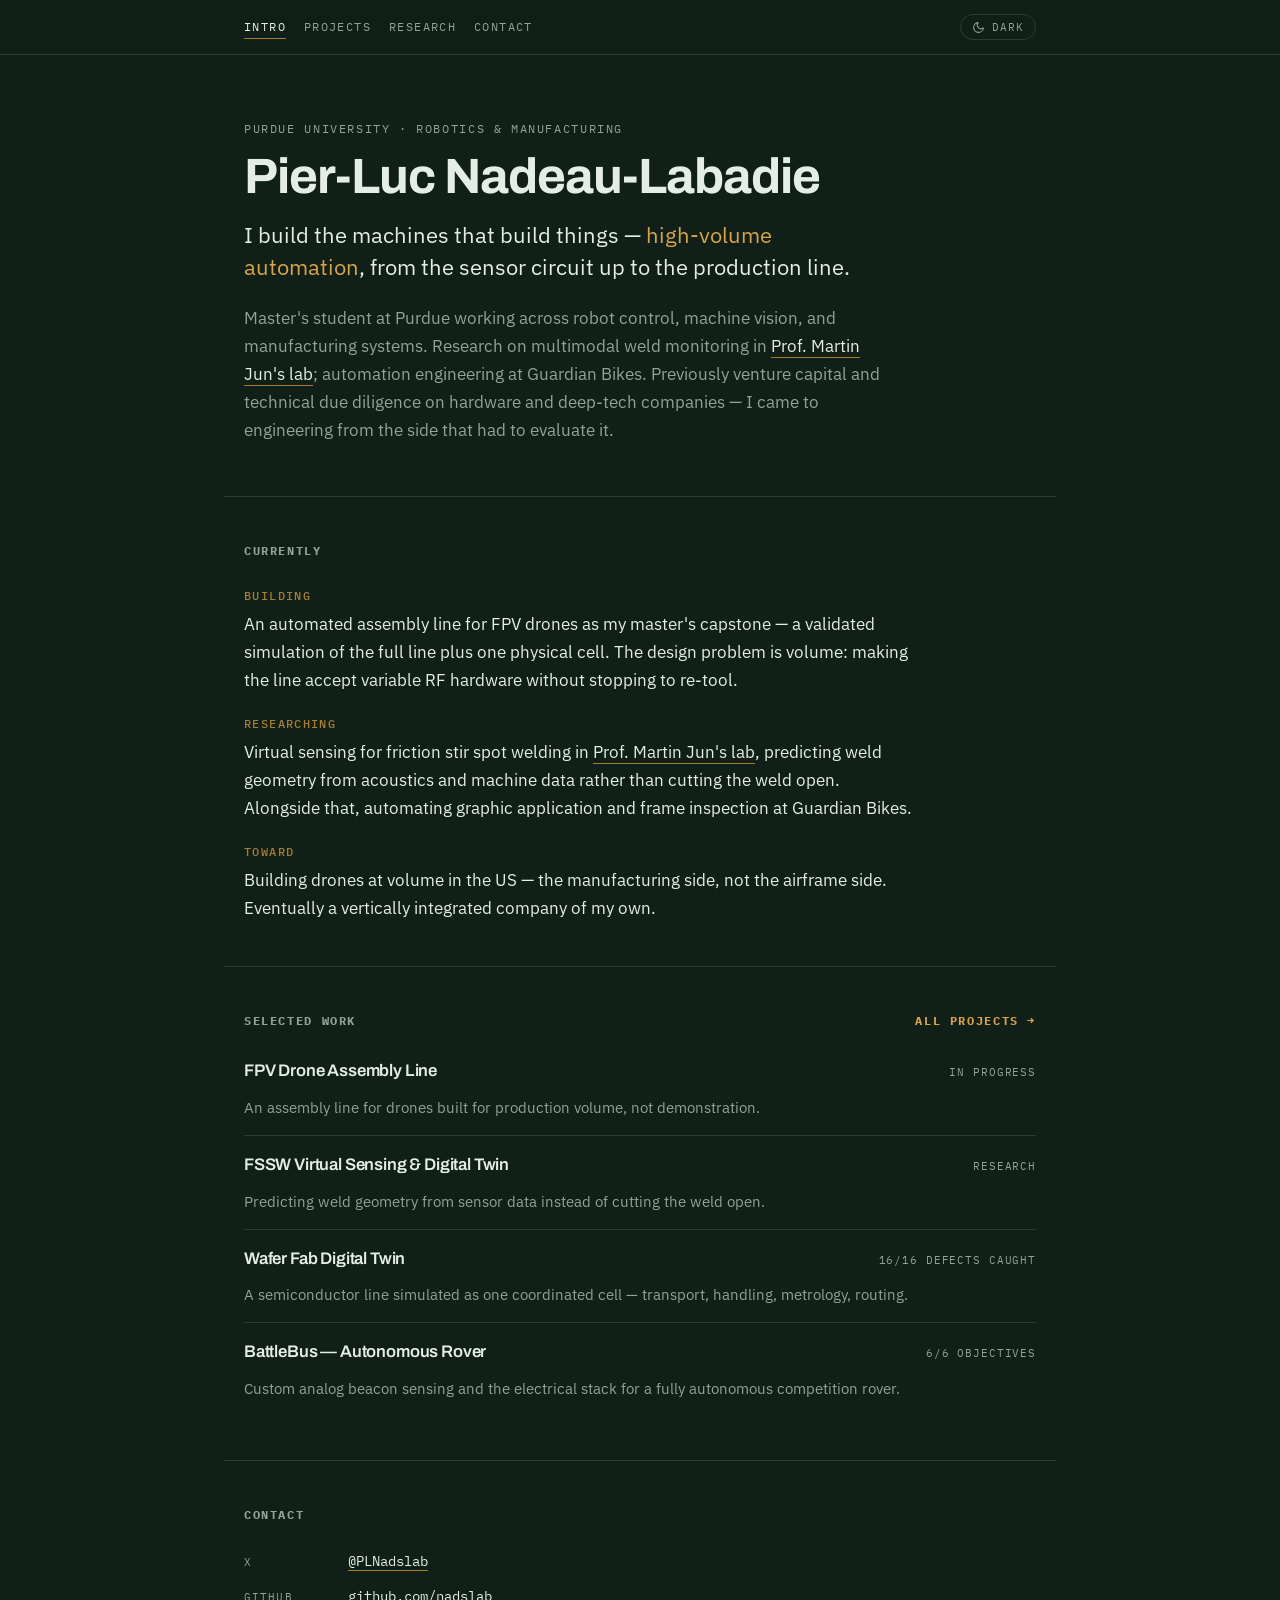
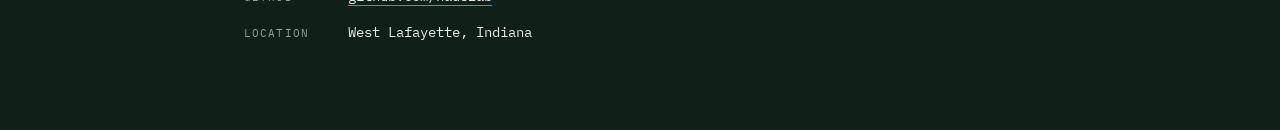
<file: index.html>
<!doctype html>
<html lang="en">
<head>
<meta charset="utf-8">
<meta name="viewport" content="width=device-width, initial-scale=1, viewport-fit=cover">
<title>Pier-Luc Nadeau-Labadie</title>
<meta name="description" content="Robotics and manufacturing engineer at Purdue. High-volume automation, robot control, machine vision, and manufacturing systems.">
<link rel="preconnect" href="https://fonts.googleapis.com">
<link rel="preconnect" href="https://fonts.gstatic.com" crossorigin>
<link rel="stylesheet" href="https://fonts.googleapis.com/css2?family=Archivo:wght@600;700&family=IBM+Plex+Mono:wght@400;500&family=IBM+Plex+Sans:wght@400;500&display=swap">
<link rel="stylesheet" href="assets/style.css">
<script src="assets/theme.js"></script>
</head>
<body>

<header class="topbar">
  <div class="wrap">
    <nav class="navlinks">
      <a href="index.html" aria-current="page">Intro</a>
      <a href="projects/index.html">Projects</a>
      <a href="research/index.html">Research</a>
      <a href="#contact">Contact</a>
    </nav>
    <button class="toggle" id="themeToggle" type="button" aria-label="Switch colour theme">
      <svg class="ico-moon" viewBox="0 0 24 24" fill="none" stroke="currentColor" stroke-width="2" stroke-linecap="round" stroke-linejoin="round" aria-hidden="true"><path d="M21 12.79A9 9 0 1 1 11.21 3 7 7 0 0 0 21 12.79z"></path></svg>
      <svg class="ico-sun" viewBox="0 0 24 24" fill="none" stroke="currentColor" stroke-width="2" stroke-linecap="round" stroke-linejoin="round" aria-hidden="true"><circle cx="12" cy="12" r="4"></circle><path d="M12 2v2M12 20v2M4.93 4.93l1.41 1.41M17.66 17.66l1.41 1.41M2 12h2M20 12h2M6.34 17.66l-1.41 1.41M19.07 4.93l-1.41 1.41"></path></svg>
      <span id="themeLabel">Dark</span>
    </button>
  </div>
</header>

<main id="top">

  <!-- ============================================================
       EDIT: HERO
       .thesis = the one big line. Wrap words in <em>…</em> for amber.
       .lede   = the supporting paragraph underneath.
       ============================================================ -->
  <div class="wrap hero">
    <div class="heroTop">
      <div class="heroText">
        <p class="eyebrow">Purdue University · Robotics &amp; Manufacturing</p>
        <h1>Pier-Luc Nadeau-Labadie</h1>
        <p class="thesis">I build the machines that build things — <em>high-volume automation</em>, from the sensor circuit up to the production line.</p>
        <p class="lede">Master's student at Purdue working across robot control, machine vision, and manufacturing systems. Research on multimodal weld monitoring in <a href="https://engineering.purdue.edu/MMRL" target="_blank" rel="noopener">Prof. Martin Jun's lab</a>; automation engineering at Guardian Bikes. Previously venture capital and technical due diligence on hardware and deep-tech companies — I came to engineering from the side that had to evaluate it.</p>
      </div>
    </div>
  </div>

  <!-- ============================================================
       EDIT: CURRENTLY — one <p> per block, <strong> is the label
       ============================================================ -->
  <section class="wrap" id="currently">
    <h2 class="sectionHead">Currently</h2>
    <div class="now">
      <p><strong>Building</strong>An automated assembly line for FPV drones as my master's capstone — a validated simulation of the full line plus one physical cell. The design problem is volume: making the line accept variable RF hardware without stopping to re-tool.</p>
      <p><strong>Researching</strong>Virtual sensing for friction stir spot welding in <a href="https://engineering.purdue.edu/MMRL" target="_blank" rel="noopener">Prof. Martin Jun's lab</a>, predicting weld geometry from acoustics and machine data rather than cutting the weld open. Alongside that, automating graphic application and frame inspection at Guardian Bikes.</p>
      <p><strong>Toward</strong>Building drones at volume in the US — the manufacturing side, not the airframe side. Eventually a vertically integrated company of my own.</p>
    </div>
  </section>

  <!-- ============================================================
       EDIT: WORK TEASER
       Short list only. Full write-ups live on projects/index.html.
       ============================================================ -->
  <section class="wrap" id="work">
    <h2 class="sectionHead">Selected Work <a class="more" href="projects/index.html">All projects →</a></h2>
    <div class="teaser">

      <a class="teaserRow" href="projects/index.html#drone-line">
        <span class="teaserName">FPV Drone Assembly Line</span>
        <span class="teaserMeta">In progress</span>
        <p class="teaserLine">An assembly line for drones built for production volume, not demonstration.</p>
      </a>

      <a class="teaserRow" href="projects/index.html#fssw">
        <span class="teaserName">FSSW Virtual Sensing &amp; Digital Twin</span>
        <span class="teaserMeta">Research</span>
        <p class="teaserLine">Predicting weld geometry from sensor data instead of cutting the weld open.</p>
      </a>

      <a class="teaserRow" href="projects/index.html#wafer-fab">
        <span class="teaserName">Wafer Fab Digital Twin</span>
        <span class="teaserMeta">16/16 defects caught</span>
        <p class="teaserLine">A semiconductor line simulated as one coordinated cell — transport, handling, metrology, routing.</p>
      </a>

      <a class="teaserRow" href="projects/index.html#battlebus">
        <span class="teaserName">BattleBus — Autonomous Rover</span>
        <span class="teaserMeta">6/6 objectives</span>
        <p class="teaserLine">Custom analog beacon sensing and the electrical stack for a fully autonomous competition rover.</p>
      </a>

    </div>
  </section>

  <!-- EDIT: CONTACT — this footer block is repeated on every page -->
  <footer class="wrap" id="contact">
    <h2 class="sectionHead">Contact</h2>
    <dl class="contact">
      <div class="contactRow">
        <dt>X</dt>
        <dd><a href="https://x.com/PLNadslab" target="_blank" rel="noopener">@PLNadslab</a></dd>
      </div>
      <div class="contactRow">
        <dt>GitHub</dt>
        <dd><a href="https://github.com/nadslab" target="_blank" rel="noopener">github.com/nadslab</a></dd>
      </div>
      <div class="contactRow">
        <dt>Location</dt>
        <dd>West Lafayette, Indiana</dd>
      </div>
    </dl>
  </footer>

</main>

</body>
</html>
</file>
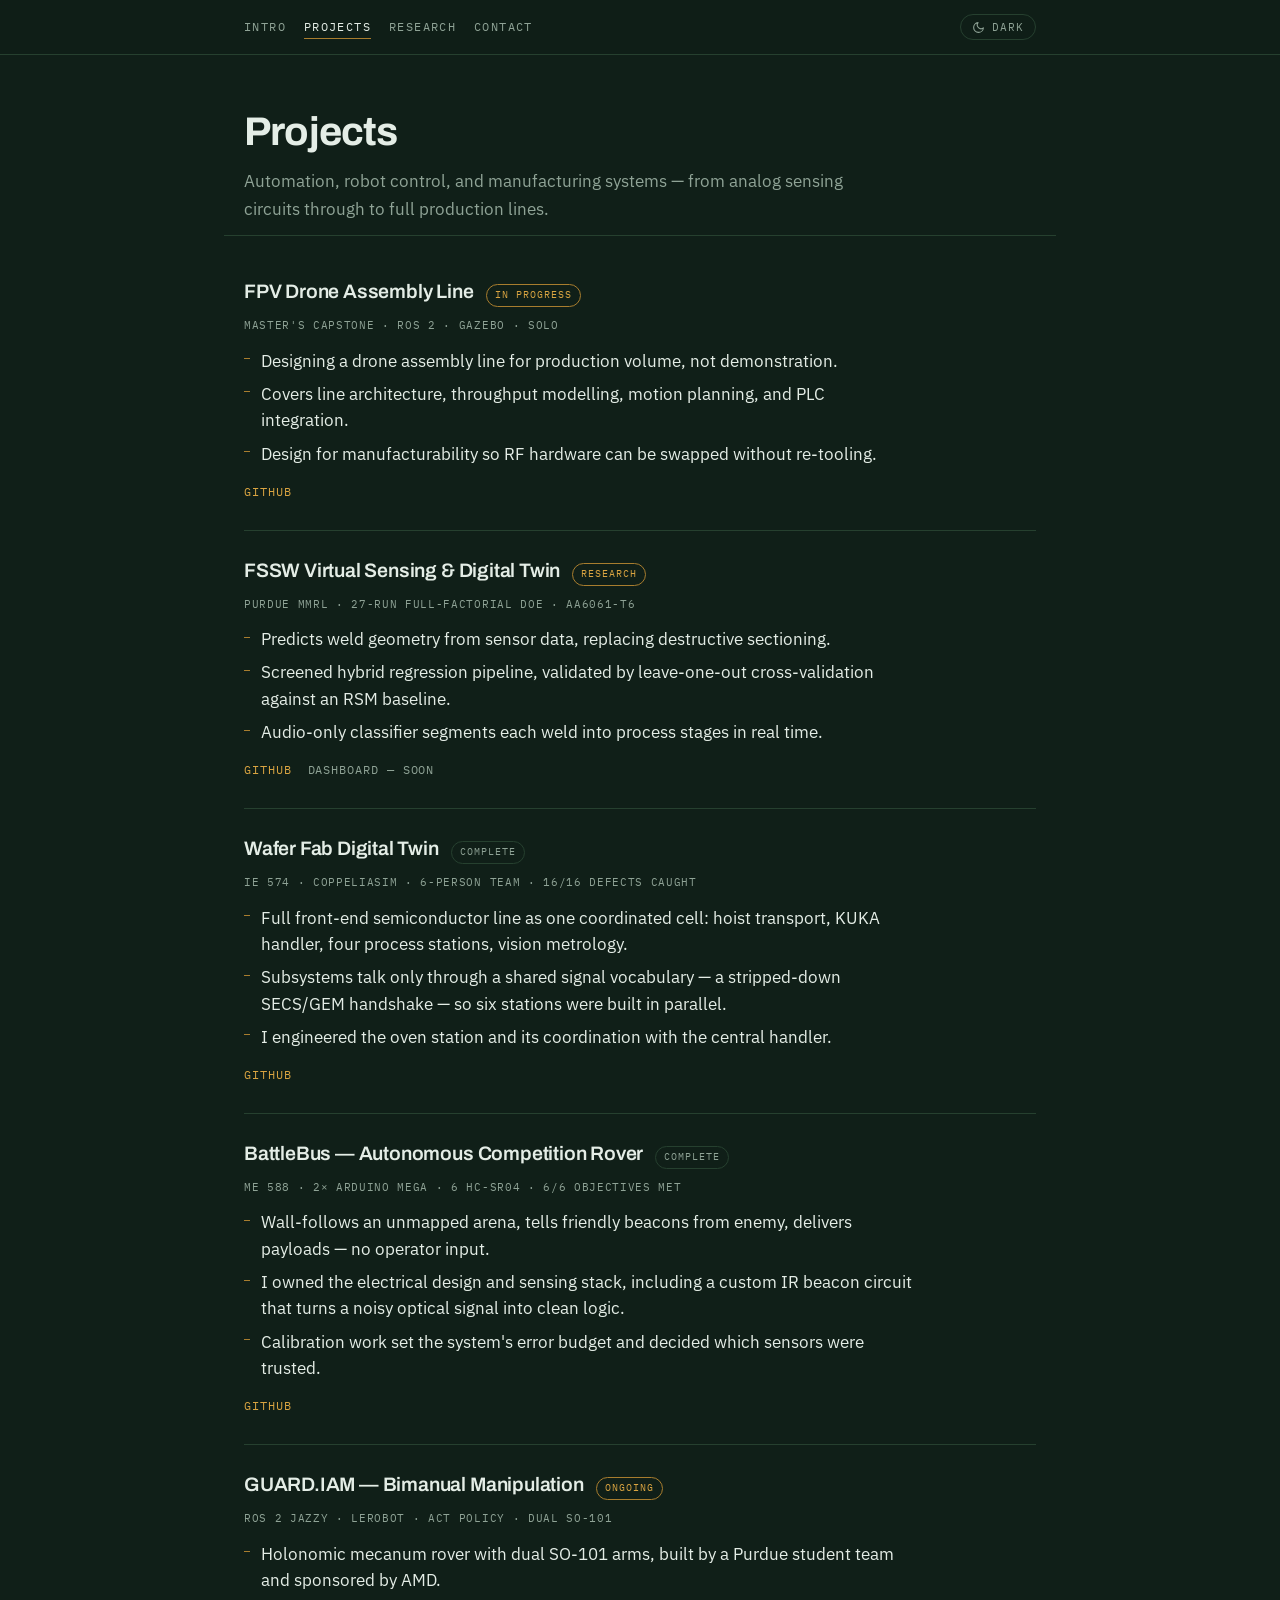
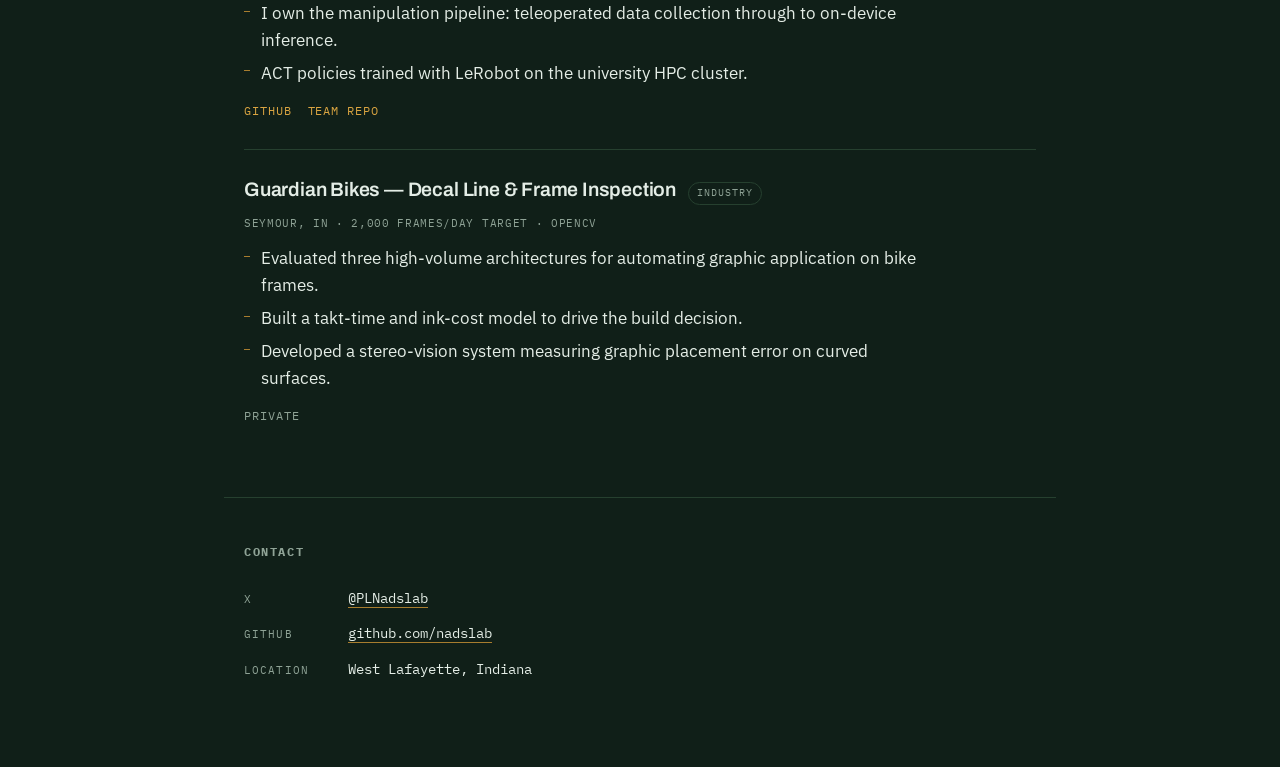
<file: projects/index.html>
<!doctype html>
<html lang="en">
<head>
<meta charset="utf-8">
<meta name="viewport" content="width=device-width, initial-scale=1, viewport-fit=cover">
<title>Projects — Pier-Luc Nadeau-Labadie</title>
<meta name="description" content="Robotics and manufacturing projects: drone assembly line automation, weld virtual sensing, wafer fab digital twin, autonomous rover, bimanual manipulation.">
<link rel="preconnect" href="https://fonts.googleapis.com">
<link rel="preconnect" href="https://fonts.gstatic.com" crossorigin>
<link rel="stylesheet" href="https://fonts.googleapis.com/css2?family=Archivo:wght@600;700&family=IBM+Plex+Mono:wght@400;500&family=IBM+Plex+Sans:wght@400;500&display=swap">
<link rel="stylesheet" href="../assets/style.css">
<script src="../assets/theme.js"></script>
</head>
<body>

<header class="topbar">
  <div class="wrap">
    <nav class="navlinks">
      <a href="../index.html">Intro</a>
      <a href="index.html" aria-current="page">Projects</a>
      <a href="../research/index.html">Research</a>
      <a href="#contact">Contact</a>
    </nav>
    <button class="toggle" id="themeToggle" type="button" aria-label="Switch colour theme">
      <svg class="ico-moon" viewBox="0 0 24 24" fill="none" stroke="currentColor" stroke-width="2" stroke-linecap="round" stroke-linejoin="round" aria-hidden="true"><path d="M21 12.79A9 9 0 1 1 11.21 3 7 7 0 0 0 21 12.79z"></path></svg>
      <svg class="ico-sun" viewBox="0 0 24 24" fill="none" stroke="currentColor" stroke-width="2" stroke-linecap="round" stroke-linejoin="round" aria-hidden="true"><circle cx="12" cy="12" r="4"></circle><path d="M12 2v2M12 20v2M4.93 4.93l1.41 1.41M17.66 17.66l1.41 1.41M2 12h2M20 12h2M6.34 17.66l-1.41 1.41M19.07 4.93l-1.41 1.41"></path></svg>
      <span id="themeLabel">Dark</span>
    </button>
  </div>
</header>

<main id="top">

  <div class="wrap pageHead">
    <h1>Projects</h1>
    <p class="standfirst">Automation, robot control, and manufacturing systems — from analog sensing circuits through to full production lines.</p>
  </div>

  <!-- ============================================================
       EDIT: PROJECTS
       One <article class="item"> per project. Inside each:
         id          = the anchor the home page links to
         h3          = project name
         .status     = the pill. Add class "quiet" for grey.
         .spec       = the mono stat strip
         .itemMedia  = optional gif/video, right after .spec, before bullets.
                       <img class="itemMedia" src="../assets/media/<slug>.gif" alt="…">
                       or for mp4/webm: <video class="itemMedia" src="…" autoplay loop muted playsinline></video>
                       Keep files under ~10MB, 800px wide. Uncomment the
                       placeholder below once a file exists at that path.
         .bullets    = max 3 <li>, one line each
         .links      = <a> for real links, <span> for "Private"
       ============================================================ -->
  <section class="wrap">
    <div class="work">

      <article class="item" id="drone-line">
        <div class="itemHead">
          <h3>FPV Drone Assembly Line</h3>
          <span class="status">In progress</span>
        </div>
        <p class="spec">MASTER'S CAPSTONE · ROS 2 · GAZEBO · SOLO</p>
        <!-- <img class="itemMedia" src="../assets/media/drone-line.gif" alt="Drone assembly line simulation running" loading="lazy"> -->
        <ul class="bullets">
          <li>Designing a drone assembly line for production volume, not demonstration.</li>
          <li>Covers line architecture, throughput modelling, motion planning, and PLC integration.</li>
          <li>Design for manufacturability so RF hardware can be swapped without re-tooling.</li>
        </ul>
        <div class="links">
          <a href="https://github.com/Nadslab/drone-assembly-line" target="_blank" rel="noopener">GitHub</a>
        </div>
      </article>

      <article class="item" id="fssw">
        <div class="itemHead">
          <h3>FSSW Virtual Sensing &amp; Digital Twin</h3>
          <span class="status">Research</span>
        </div>
        <p class="spec">PURDUE MMRL · 27-RUN FULL-FACTORIAL DOE · AA6061-T6</p>
        <!-- <img class="itemMedia" src="../assets/media/fssw.gif" alt="FSSW virtual sensing dashboard" loading="lazy"> -->
        <ul class="bullets">
          <li>Predicts weld geometry from sensor data, replacing destructive sectioning.</li>
          <li>Screened hybrid regression pipeline, validated by leave-one-out cross-validation against an RSM baseline.</li>
          <li>Audio-only classifier segments each weld into process stages in real time.</li>
        </ul>
        <div class="links">
          <a href="https://github.com/nadslab/fssw-model-digital-twin" target="_blank" rel="noopener">GitHub</a>
          <span>Dashboard — soon</span>
        </div>
      </article>

      <article class="item" id="wafer-fab">
        <div class="itemHead">
          <h3>Wafer Fab Digital Twin</h3>
          <span class="status quiet">Complete</span>
        </div>
        <p class="spec">IE 574 · COPPELIASIM · 6-PERSON TEAM · 16/16 DEFECTS CAUGHT</p>
        <!-- <img class="itemMedia" src="../assets/media/wafer-fab.gif" alt="Wafer fab digital twin line running in CoppeliaSim" loading="lazy"> -->
        <ul class="bullets">
          <li>Full front-end semiconductor line as one coordinated cell: hoist transport, KUKA handler, four process stations, vision metrology.</li>
          <li>Subsystems talk only through a shared signal vocabulary — a stripped-down SECS/GEM handshake — so six stations were built in parallel.</li>
          <li>I engineered the oven station and its coordination with the central handler.</li>
        </ul>
        <div class="links">
          <a href="https://github.com/nadslab/wafer-fab-digital-twin" target="_blank" rel="noopener">GitHub</a>
        </div>
      </article>

      <article class="item" id="battlebus">
        <div class="itemHead">
          <h3>BattleBus — Autonomous Competition Rover</h3>
          <span class="status quiet">Complete</span>
        </div>
        <p class="spec">ME 588 · 2× ARDUINO MEGA · 6 HC-SR04 · 6/6 OBJECTIVES MET</p>
        <!-- <img class="itemMedia" src="../assets/media/battlebus.gif" alt="BattleBus rover navigating the competition arena" loading="lazy"> -->
        <ul class="bullets">
          <li>Wall-follows an unmapped arena, tells friendly beacons from enemy, delivers payloads — no operator input.</li>
          <li>I owned the electrical design and sensing stack, including a custom IR beacon circuit that turns a noisy optical signal into clean logic.</li>
          <li>Calibration work set the system's error budget and decided which sensors were trusted.</li>
        </ul>
        <div class="links">
          <a href="https://github.com/nadslab/battlebus-autonomous-rover" target="_blank" rel="noopener">GitHub</a>
        </div>
      </article>

      <article class="item" id="guard-iam">
        <div class="itemHead">
          <h3>GUARD.IAM — Bimanual Manipulation</h3>
          <span class="status">Ongoing</span>
        </div>
        <p class="spec">ROS 2 JAZZY · LEROBOT · ACT POLICY · DUAL SO-101</p>
        <ul class="bullets">
          <li>Holonomic mecanum rover with dual SO-101 arms, built by a Purdue student team and sponsored by AMD.</li>
          <li>I own the manipulation pipeline: teleoperated data collection through to on-device inference.</li>
          <li>ACT policies trained with LeRobot on the university HPC cluster.</li>
        </ul>
        <div class="links">
          <a href="https://github.com/nadslab/guard-iam-manipulation" target="_blank" rel="noopener">GitHub</a>
          <a href="https://github.com/PhillippGery/GUARD.IAM_AutomousRover" target="_blank" rel="noopener">Team repo</a>
        </div>
      </article>

      <article class="item" id="guardian-bikes">
        <div class="itemHead">
          <h3>Guardian Bikes — Decal Line &amp; Frame Inspection</h3>
          <span class="status quiet">Industry</span>
        </div>
        <p class="spec">SEYMOUR, IN · 2,000 FRAMES/DAY TARGET · OPENCV</p>
        <ul class="bullets">
          <li>Evaluated three high-volume architectures for automating graphic application on bike frames.</li>
          <li>Built a takt-time and ink-cost model to drive the build decision.</li>
          <li>Developed a stereo-vision system measuring graphic placement error on curved surfaces.</li>
        </ul>
        <div class="links">
          <span>Private</span>
        </div>
      </article>

    </div>
  </section>

  <footer class="wrap" id="contact">
    <h2 class="sectionHead">Contact</h2>
    <dl class="contact">
      <div class="contactRow">
        <dt>X</dt>
        <dd><a href="https://x.com/PLNadslab" target="_blank" rel="noopener">@PLNadslab</a></dd>
      </div>
      <div class="contactRow">
        <dt>GitHub</dt>
        <dd><a href="https://github.com/nadslab" target="_blank" rel="noopener">github.com/nadslab</a></dd>
      </div>
      <div class="contactRow">
        <dt>Location</dt>
        <dd>West Lafayette, Indiana</dd>
      </div>
    </dl>
  </footer>

</main>

</body>
</html>
</file>
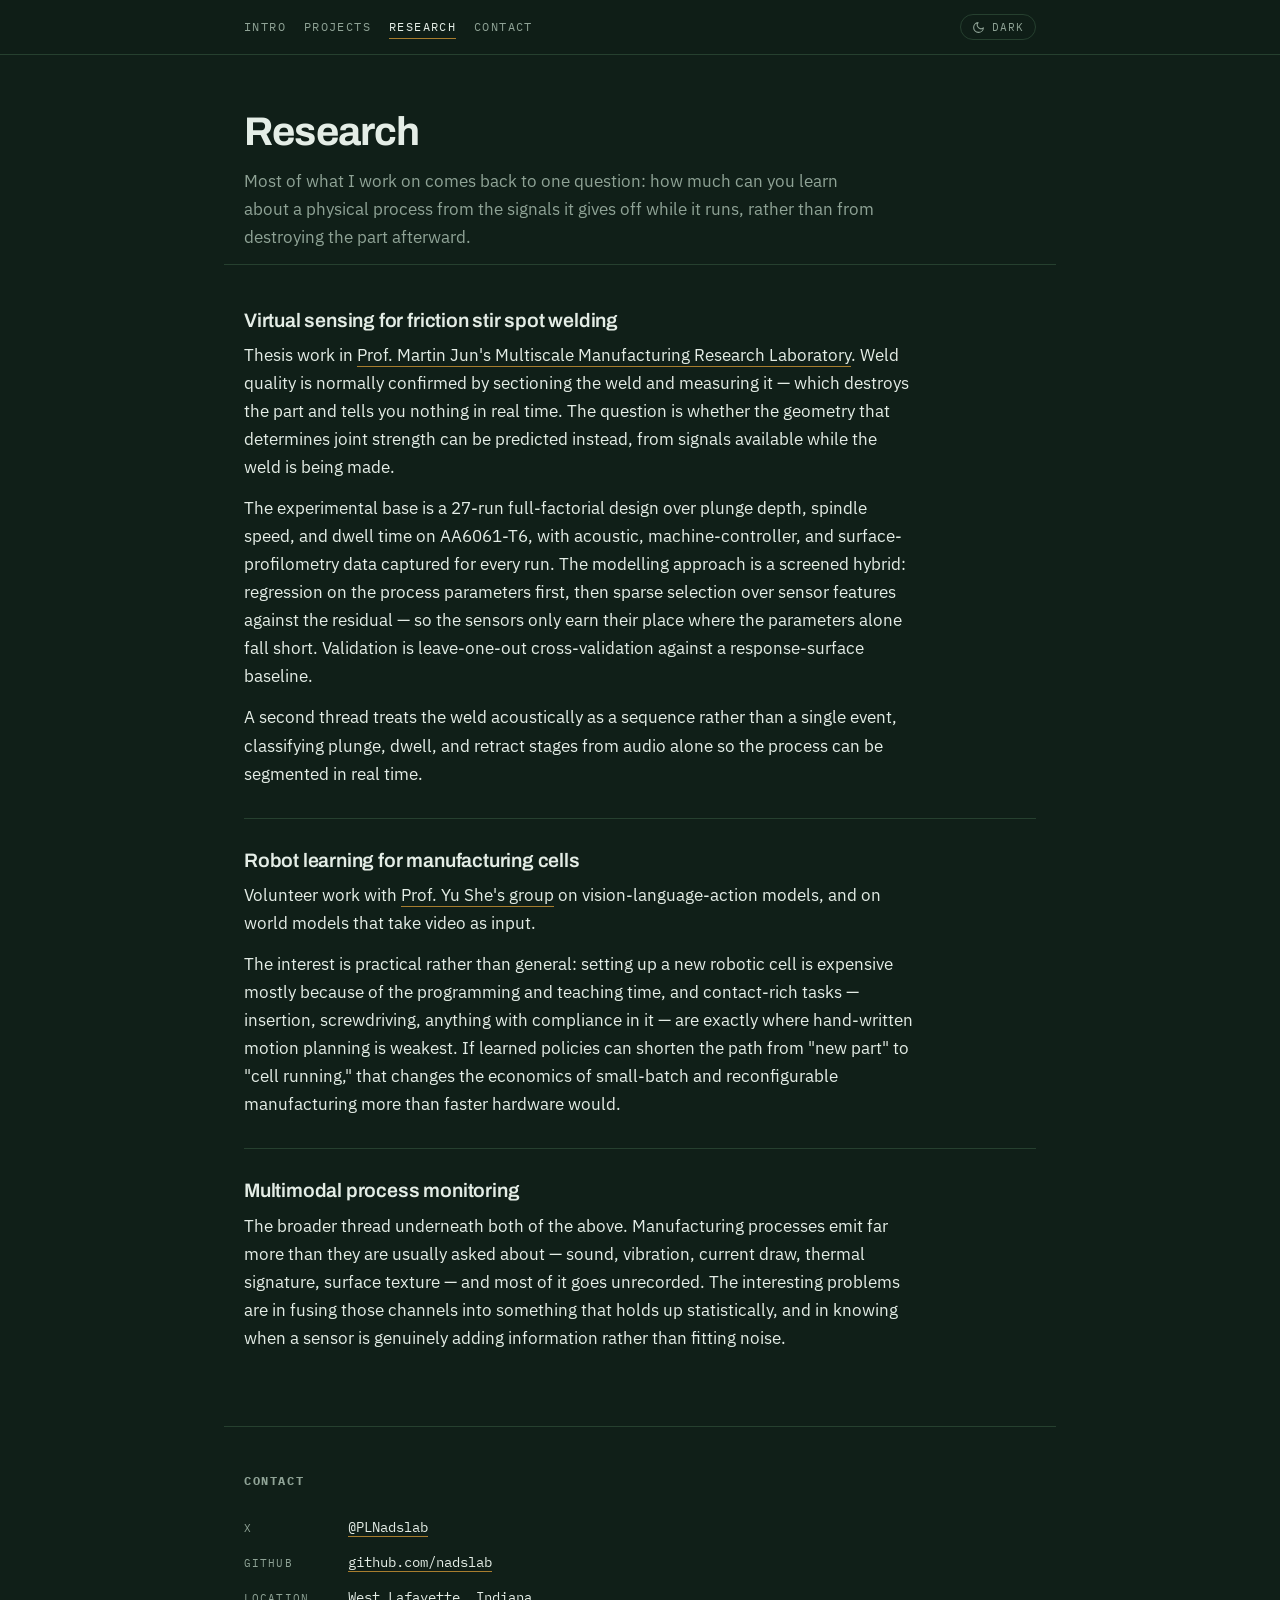
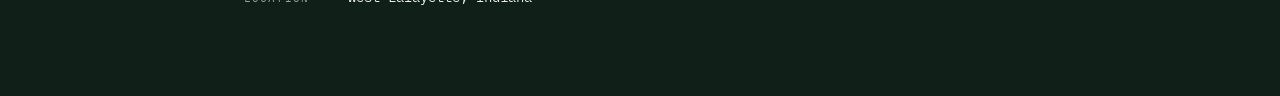
<file: research/index.html>
<!doctype html>
<html lang="en">
<head>
<meta charset="utf-8">
<meta name="viewport" content="width=device-width, initial-scale=1, viewport-fit=cover">
<title>Research — Pier-Luc Nadeau-Labadie</title>
<meta name="description" content="Research on multimodal process monitoring, virtual sensing for welding, and robot learning for manufacturing.">
<link rel="preconnect" href="https://fonts.googleapis.com">
<link rel="preconnect" href="https://fonts.gstatic.com" crossorigin>
<link rel="stylesheet" href="https://fonts.googleapis.com/css2?family=Archivo:wght@600;700&family=IBM+Plex+Mono:wght@400;500&family=IBM+Plex+Sans:wght@400;500&display=swap">
<link rel="stylesheet" href="../assets/style.css">
<script src="../assets/theme.js"></script>
</head>
<body>

<header class="topbar">
  <div class="wrap">
    <nav class="navlinks">
      <a href="../index.html">Intro</a>
      <a href="../projects/index.html">Projects</a>
      <a href="index.html" aria-current="page">Research</a>
      <a href="#contact">Contact</a>
    </nav>
    <button class="toggle" id="themeToggle" type="button" aria-label="Switch colour theme">
      <svg class="ico-moon" viewBox="0 0 24 24" fill="none" stroke="currentColor" stroke-width="2" stroke-linecap="round" stroke-linejoin="round" aria-hidden="true"><path d="M21 12.79A9 9 0 1 1 11.21 3 7 7 0 0 0 21 12.79z"></path></svg>
      <svg class="ico-sun" viewBox="0 0 24 24" fill="none" stroke="currentColor" stroke-width="2" stroke-linecap="round" stroke-linejoin="round" aria-hidden="true"><circle cx="12" cy="12" r="4"></circle><path d="M12 2v2M12 20v2M4.93 4.93l1.41 1.41M17.66 17.66l1.41 1.41M2 12h2M20 12h2M6.34 17.66l-1.41 1.41M19.07 4.93l-1.41 1.41"></path></svg>
      <span id="themeLabel">Dark</span>
    </button>
  </div>
</header>

<main id="top">

  <div class="wrap pageHead">
    <h1>Research</h1>
    <p class="standfirst">Most of what I work on comes back to one question: how much can you learn about a physical process from the signals it gives off while it runs, rather than from destroying the part afterward.</p>
  </div>

  <!-- ============================================================
       EDIT: RESEARCH ENTRIES
       One <article class="entry"> per thread. Plain paragraphs —
       this page is meant to be read, not scanned.
       ============================================================ -->
  <section class="wrap">

    <article class="entry">
      <h3>Virtual sensing for friction stir spot welding</h3>
      <p>Thesis work in <a href="https://engineering.purdue.edu/MMRL" target="_blank" rel="noopener">Prof. Martin Jun's Multiscale Manufacturing Research Laboratory</a>. Weld quality is normally confirmed by sectioning the weld and measuring it — which destroys the part and tells you nothing in real time. The question is whether the geometry that determines joint strength can be predicted instead, from signals available while the weld is being made.</p>
      <p>The experimental base is a 27-run full-factorial design over plunge depth, spindle speed, and dwell time on AA6061-T6, with acoustic, machine-controller, and surface-profilometry data captured for every run. The modelling approach is a screened hybrid: regression on the process parameters first, then sparse selection over sensor features against the residual — so the sensors only earn their place where the parameters alone fall short. Validation is leave-one-out cross-validation against a response-surface baseline.</p>
      <p>A second thread treats the weld acoustically as a sequence rather than a single event, classifying plunge, dwell, and retract stages from audio alone so the process can be segmented in real time.</p>
    </article>

    <article class="entry">
      <h3>Robot learning for manufacturing cells</h3>
      <p>Volunteer work with <a href="https://engineering.purdue.edu/MARSLab" target="_blank" rel="noopener">Prof. Yu She's group</a> on vision-language-action models, and on world models that take video as input.</p>
      <p>The interest is practical rather than general: setting up a new robotic cell is expensive mostly because of the programming and teaching time, and contact-rich tasks — insertion, screwdriving, anything with compliance in it — are exactly where hand-written motion planning is weakest. If learned policies can shorten the path from "new part" to "cell running," that changes the economics of small-batch and reconfigurable manufacturing more than faster hardware would.</p>
    </article>

    <article class="entry">
      <h3>Multimodal process monitoring</h3>
      <p>The broader thread underneath both of the above. Manufacturing processes emit far more than they are usually asked about — sound, vibration, current draw, thermal signature, surface texture — and most of it goes unrecorded. The interesting problems are in fusing those channels into something that holds up statistically, and in knowing when a sensor is genuinely adding information rather than fitting noise.</p>
    </article>

  </section>

  <footer class="wrap" id="contact">
    <h2 class="sectionHead">Contact</h2>
    <dl class="contact">
      <div class="contactRow">
        <dt>X</dt>
        <dd><a href="https://x.com/PLNadslab" target="_blank" rel="noopener">@PLNadslab</a></dd>
      </div>
      <div class="contactRow">
        <dt>GitHub</dt>
        <dd><a href="https://github.com/nadslab" target="_blank" rel="noopener">github.com/nadslab</a></dd>
      </div>
      <div class="contactRow">
        <dt>Location</dt>
        <dd>West Lafayette, Indiana</dd>
      </div>
    </dl>
  </footer>

</main>

</body>
</html>
</file>
<file: assets/style.css>
/* ============================================================
   Pier-Luc Nadeau-Labadie — shared stylesheet
   Every page loads this file. Change a colour here and it
   changes everywhere.
   ============================================================ */

:root{
  color-scheme: dark;
  --ground:#101F18;
  --surface:#16291F;
  --rule:#26402F;
  --text:#E4EDE6;
  --muted:#8FA396;
  --accent:#D9A441;
  --accent-dim:#A87D2E;
  --display:'Archivo','Helvetica Neue',Arial,sans-serif;
  --body:'IBM Plex Sans','Segoe UI',system-ui,sans-serif;
  --mono:'IBM Plex Mono','SFMono-Regular',Consolas,monospace;
}
:root[data-theme="light"]{
  color-scheme: light;
  --ground:#E8F0E6;
  --surface:#F3F8F1;
  --rule:#C6D6C4;
  --text:#16281E;
  --muted:#55685C;
  --accent:#8A5A14;
  --accent-dim:#A8762A;
}

*{box-sizing:border-box;}
html{-webkit-text-size-adjust:100%;}
body{
  margin:0;
  background:var(--ground);
  color:var(--text);
  font-family:var(--body);
  font-size:1.0625rem;
  line-height:1.65;
  -webkit-font-smoothing:antialiased;
}
.wrap{max-width:52rem;margin:0 auto;padding-inline:20px;}

a{color:inherit;}
a:focus-visible,button:focus-visible{outline:2px solid var(--accent);outline-offset:3px;border-radius:2px;}

/* ---- nav ---- */
.topbar{
  position:sticky;top:env(safe-area-inset-top,0px);z-index:20;
  background:color-mix(in srgb,var(--ground) 92%,transparent);
  backdrop-filter:blur(8px);
  border-bottom:1px solid var(--rule);
}
.topbar .wrap{display:flex;align-items:center;gap:18px;padding-block:14px;}
.navlinks{display:flex;gap:18px;flex-wrap:wrap;}
.navlinks a{
  font-family:var(--mono);font-size:.72rem;letter-spacing:.12em;text-transform:uppercase;
  color:var(--muted);text-decoration:none;padding-block:2px;
  border-bottom:1px solid transparent;transition:color .15s,border-color .15s;
}
.navlinks a:hover{color:var(--text);border-bottom-color:var(--accent);}
.navlinks a[aria-current="page"]{color:var(--text);border-bottom-color:var(--accent-dim);}

.toggle{
  margin-left:auto;
  display:inline-flex;align-items:center;gap:7px;
  background:none;border:1px solid var(--rule);border-radius:999px;
  padding:5px 11px;cursor:pointer;color:var(--muted);
  font-family:var(--mono);font-size:.66rem;letter-spacing:.1em;text-transform:uppercase;
  transition:color .15s,border-color .15s;
}
.toggle:hover{color:var(--text);border-color:var(--accent-dim);}
.toggle svg{width:13px;height:13px;display:block;}
.toggle .ico-sun{display:none;}
:root[data-theme="light"] .toggle .ico-sun{display:block;}
:root[data-theme="light"] .toggle .ico-moon{display:none;}

/* ---- home hero ---- */
.hero{padding-block:64px 52px;}
.heroTop{display:flex;gap:28px;align-items:flex-start;flex-wrap:wrap;}
.heroText{flex:1 1 20rem;min-width:0;}
.eyebrow{
  font-family:var(--mono);font-size:.72rem;letter-spacing:.14em;text-transform:uppercase;
  color:var(--muted);margin:0 0 12px;
}
h1{
  font-family:var(--display);font-weight:700;
  font-size:clamp(2.1rem,5.5vw,3.1rem);line-height:1.06;letter-spacing:-.02em;
  margin:0 0 16px;text-wrap:balance;
}
.thesis{
  font-size:clamp(1.15rem,2.4vw,1.4rem);line-height:1.45;
  margin:0 0 20px;text-wrap:balance;
}
.thesis em{font-style:normal;color:var(--accent);}
.lede{color:var(--muted);margin:0;max-width:40rem;}
.lede a{color:var(--text);text-decoration:none;border-bottom:1px solid var(--accent-dim);}
.lede a:hover{border-bottom-color:var(--accent);}

/* ---- subpage header ---- */
.pageHead{padding-block:56px 12px;}
.pageHead h1{font-size:clamp(1.9rem,4.5vw,2.5rem);margin-bottom:14px;}
.pageHead .standfirst{color:var(--muted);margin:0;max-width:40rem;}

/* ---- sections ---- */
section{padding-block:44px;border-top:1px solid var(--rule);}
.sectionHead{
  font-family:var(--mono);font-size:.72rem;letter-spacing:.14em;text-transform:uppercase;
  color:var(--muted);margin:0 0 26px;
  display:flex;align-items:baseline;gap:14px;flex-wrap:wrap;
}
.sectionHead .more{
  margin-left:auto;color:var(--accent);text-decoration:none;
  border-bottom:1px solid transparent;
}
.sectionHead .more:hover{border-bottom-color:var(--accent);}

/* ---- currently ---- */
.now{display:grid;gap:20px;max-width:42rem;}
.now p{margin:0;}
.now p strong{
  font-family:var(--mono);font-weight:500;font-size:.72rem;letter-spacing:.12em;
  text-transform:uppercase;color:var(--accent-dim);
  display:block;margin-bottom:5px;
}
.now p a{color:var(--text);text-decoration:none;border-bottom:1px solid var(--accent-dim);}
.now p a:hover{border-bottom-color:var(--accent);}

/* ---- work items ---- */
.work{display:grid;}
.item{padding-block:28px;border-top:1px solid var(--rule);}
.item:first-child{border-top:none;padding-top:0;}
.itemHead{display:flex;gap:12px;align-items:baseline;flex-wrap:wrap;margin-bottom:9px;}
.item h3{
  font-family:var(--display);font-weight:600;font-size:1.22rem;letter-spacing:-.01em;
  margin:0;line-height:1.25;
}
.item h3 a{text-decoration:none;border-bottom:1px solid transparent;}
.item h3 a:hover{border-bottom-color:var(--accent);}
.status{
  font-family:var(--mono);font-size:.63rem;letter-spacing:.1em;text-transform:uppercase;
  color:var(--accent);border:1px solid var(--accent-dim);border-radius:999px;padding:2px 8px;
  white-space:nowrap;
}
.status.quiet{color:var(--muted);border-color:var(--rule);}
.spec{
  font-family:var(--mono);font-size:.7rem;letter-spacing:.06em;
  color:var(--muted);margin:0 0 13px;
  font-variant-numeric:tabular-nums;
}
.itemMedia{
  display:block;width:100%;max-width:640px;
  border:1px solid var(--rule);border-radius:6px;
  margin:0 0 15px;
}
.bullets{margin:0 0 15px;padding:0;list-style:none;display:grid;gap:7px;max-width:42rem;}
.bullets li{position:relative;padding-left:17px;line-height:1.55;}
.bullets li::before{
  content:"";position:absolute;left:0;top:.62em;
  width:6px;height:1px;background:var(--accent-dim);
}
.item > p:not(.spec){margin:0 0 15px;max-width:42rem;}
.links{display:flex;gap:16px;flex-wrap:wrap;}
.links a{
  font-family:var(--mono);font-size:.72rem;letter-spacing:.08em;text-transform:uppercase;
  color:var(--accent);text-decoration:none;border-bottom:1px solid transparent;
}
.links a:hover{border-bottom-color:var(--accent);}
.links span{
  font-family:var(--mono);font-size:.72rem;letter-spacing:.08em;text-transform:uppercase;
  color:var(--muted);
}

/* ---- compact teaser list (home page) ---- */
.teaser{display:grid;}
.teaserRow{
  display:grid;grid-template-columns:1fr auto;gap:10px 18px;align-items:baseline;
  padding-block:15px;border-top:1px solid var(--rule);text-decoration:none;
}
.teaserRow:first-child{border-top:none;padding-top:0;}
.teaserRow:hover .teaserName{color:var(--accent);}
.teaserName{
  font-family:var(--display);font-weight:600;font-size:1.05rem;letter-spacing:-.01em;
  transition:color .15s;
}
.teaserMeta{
  font-family:var(--mono);font-size:.68rem;letter-spacing:.08em;text-transform:uppercase;
  color:var(--muted);text-align:right;white-space:nowrap;
}
.teaserLine{grid-column:1/-1;color:var(--muted);font-size:.95rem;margin:0;}
@media (max-width:560px){
  .teaserRow{grid-template-columns:1fr;}
  .teaserMeta{text-align:left;}
}

/* ---- research entries ---- */
.entry{padding-block:30px;border-top:1px solid var(--rule);}
.entry:first-child{border-top:none;padding-top:0;}
.entry h3{
  font-family:var(--display);font-weight:600;font-size:1.22rem;letter-spacing:-.01em;
  margin:0 0 8px;line-height:1.25;
}
.entry p{margin:0 0 13px;max-width:42rem;}
.entry p:last-child{margin-bottom:0;}
.entry a{color:var(--text);text-decoration:none;border-bottom:1px solid var(--accent-dim);}
.entry a:hover{border-bottom-color:var(--accent);}

/* ---- footer ---- */
footer{padding-block:44px 60px;border-top:1px solid var(--rule);}
.contact{display:grid;gap:12px;margin-bottom:26px;}
.contactRow{display:grid;grid-template-columns:5.5rem 1fr;gap:16px;align-items:baseline;}
.contactRow dt{
  font-family:var(--mono);font-size:.7rem;letter-spacing:.1em;text-transform:uppercase;
  color:var(--muted);
}
.contactRow dd{margin:0;font-family:var(--mono);font-size:.88rem;word-break:break-word;}
.contactRow dd a{color:var(--text);text-decoration:none;border-bottom:1px solid var(--accent-dim);}
.contactRow dd a:hover{border-bottom-color:var(--accent);}
.colophon{
  font-family:var(--mono);font-size:.68rem;letter-spacing:.06em;color:var(--muted);
  margin:0;padding-top:22px;border-top:1px solid var(--rule);
}
@media (max-width:560px){.contactRow{grid-template-columns:1fr;gap:2px;}}

@media (prefers-reduced-motion:reduce){
  *{transition:none!important;animation:none!important;}
}
</file>
